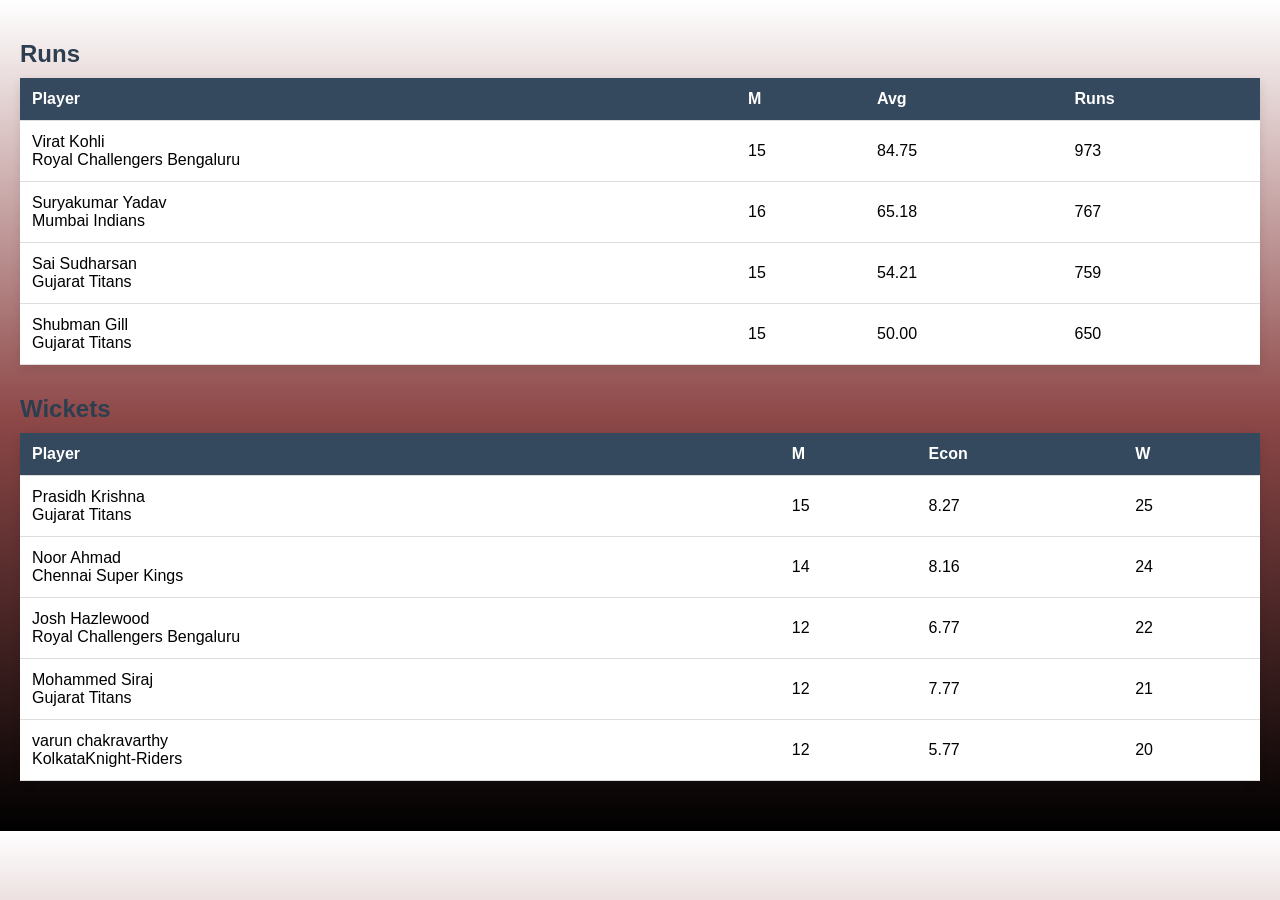
<file: stats.html>
<!DOCTYPE html>
<html lang="en">
<head>
<meta charset="UTF-8">
<title>IPL 2025 Stats</title>
<Style>
  body {
  font-family: Arial, sans-serif;
  margin: 0;
  background-image: linear-gradient(white,rgb(142, 72, 72),black);
}

header {
  background: #2c3e50;
}

nav ul {
  list-style: none;
  display: flex;
  margin: 0;
  padding: 10px 20px;
}

nav ul li {
  margin-right: 30px;
}

nav ul li a {
  color: #fff;
  text-decoration: none;
  font-weight: bold;
  padding: 8px;
}

nav ul li a.active, nav ul li a:hover {
  border-bottom: 2px solid #fff;
}

main {
  padding: 20px;
}

h2 {
  color: #2c3e50;
  margin-bottom: 10px;
}

.stats-table {
  width: 100%;
  border-collapse: collapse;
  margin-bottom: 30px;
  background: #fff;
  box-shadow: 0 3px 10px rgba(0,0,0,0.1);
}

.stats-table th, .stats-table td {
  padding: 12px;
  text-align: left;
  border-bottom: 1px solid #ddd;
}

.stats-table th {
  background: #34495e;
  color: #fff;
}

.stats-table tr:hover {
  background: #92b7c1;
}
</Style>
</head>
<body>

<main>

  <section>
    <h2>Runs</h2>
    <table class="stats-table">
      <thead>
        <tr>
          <th>Player</th>
          <th>M</th>
          <th>Avg</th>
          <th>Runs</th>
        </tr>
      </thead>
      <tbody>

         <tr>
          <td class="player">
            <div>
              Virat Kohli<br>
              <span class="team">Royal Challengers Bengaluru</span>
            </div>
          </td>
          <td>15</td>
          <td>84.75</td>
          <td>973</td>
        </tr>

        <tr>
          <td class="player">
            <div>
              Suryakumar Yadav<br>
              <span class="team">Mumbai Indians</span>
            </div>
          </td>
          <td>16</td>
          <td>65.18</td>
          <td>767</td>
        </tr>

         <tr>
          <td class="player">
            <div>
              Sai Sudharsan<br>
              <span class="team">Gujarat Titans</span>
            </div>
          </td>
          <td>15</td>
          <td>54.21</td>
          <td>759</td>
        </tr>

        <tr>
          <td class="player">
            <div>
              Shubman Gill<br>
              <span class="team">Gujarat Titans</span>
            </div>
          </td>
          <td>15</td>
          <td>50.00</td>
          <td>650</td>
        </tr>

      </tbody>
    </table>
  </section>


  <section>
    <h2>Wickets</h2>
    <table class="stats-table">
      <thead>
        <tr>
          <th>Player</th>
          <th>M</th>
          <th>Econ</th>
          <th>W</th>
        </tr>
      </thead>
      <tbody>

        <tr>
          <td class="player">
            <div>
              Prasidh Krishna<br>
              <span class="team">Gujarat Titans</span>
            </div>
          </td>
          <td>15</td>
          <td>8.27</td>
          <td>25</td>
        </tr>

        <tr>
          <td class="player">
            <div>
              Noor Ahmad<br>
              <span class="team">Chennai Super Kings</span>
            </div>
          </td>
          <td>14</td>
          <td>8.16</td>
          <td>24</td>
        </tr>

        <tr>
          <td class="player">
            <div>
              Josh Hazlewood<br>
              <span class="team">Royal Challengers Bengaluru</span>
            </div>
          </td>
          <td>12</td>
          <td>6.77</td>
          <td>22</td>
        </tr>

        <tr>
          <td class="player">
            <div>
              Mohammed Siraj<br>
              <span class="team">Gujarat Titans</span>
            </div>
          </td>
          <td>12</td>
          <td>7.77</td>
          <td>21</td>
        </tr>

        <tr>
          <td class="player">
            <div>
              varun chakravarthy<br>
              <span class="team">KolkataKnight-Riders</span>
            </div>
          </td>
          <td>12</td>
          <td>5.77</td>
          <td>20</td>
        </tr>

      </tbody>
    </table>
  </section>

</main>

</body>
</html>
</file>
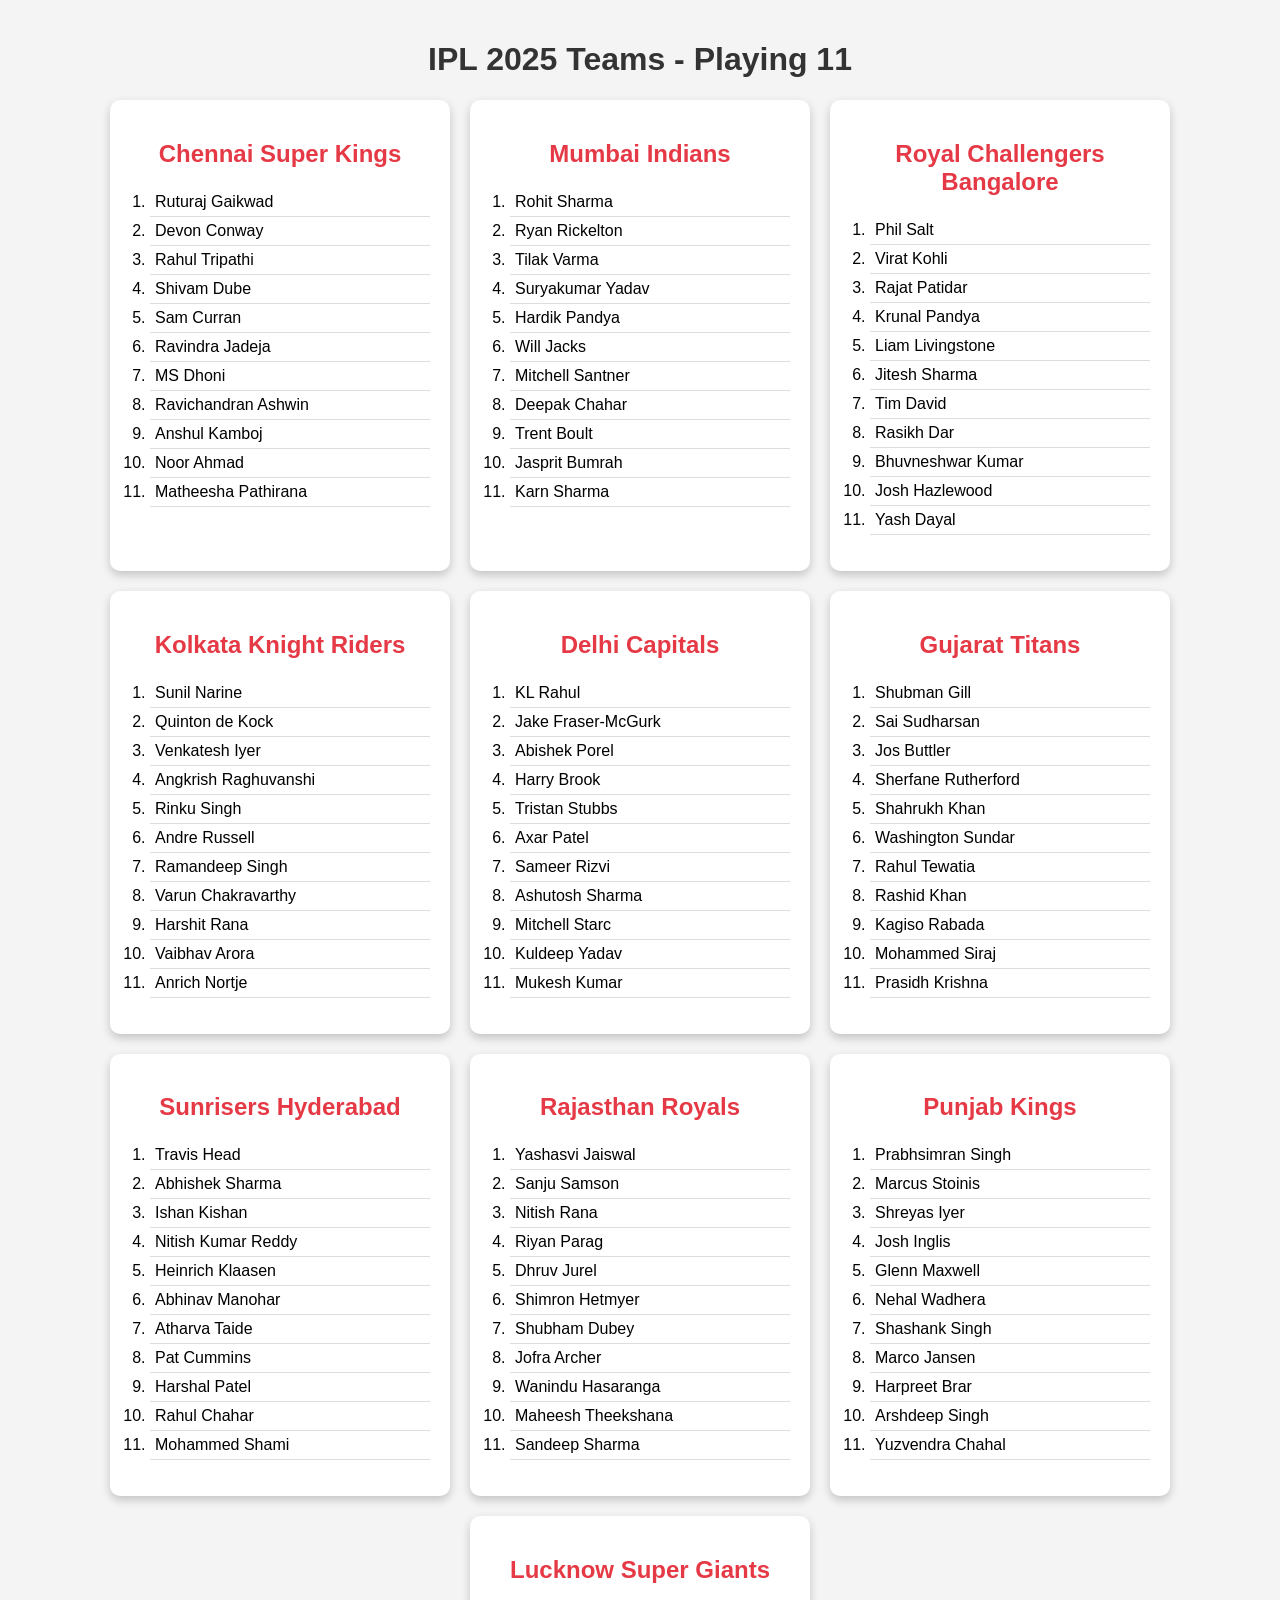
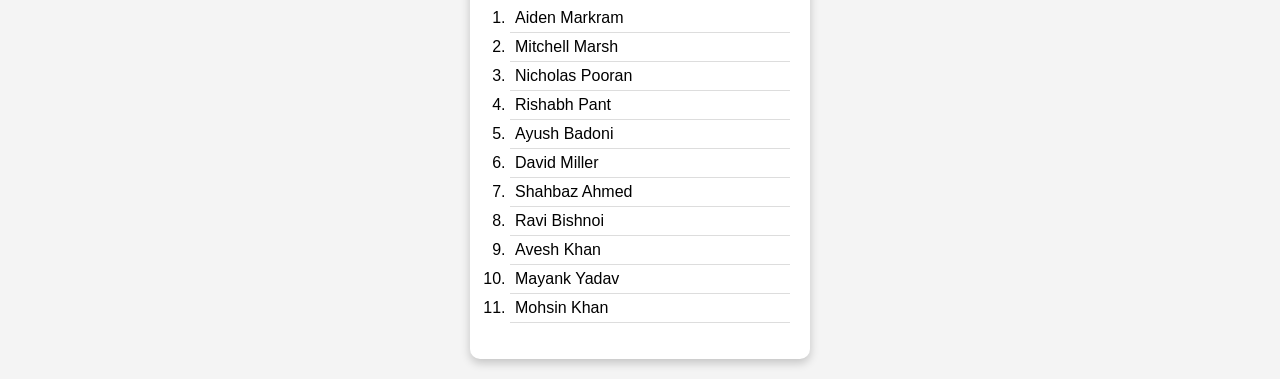
<file: teams.html>
<!DOCTYPE html>
<html lang="en">

<head>
<meta charset="UTF-8">
<title>IPL Teams Playing 11</title>
<style>
    body{
font-family: Arial;
background:#f4f4f4;
margin:0;
padding:20px;
}

h1{
text-align:center;
color:#333;
}

.container{
display:flex;
flex-wrap:wrap;
justify-content:center;
gap:20px;
}

.team{
background:white;
width:300px;
padding:20px;
border-radius:10px;
box-shadow:0 4px 10px rgba(0,0,0,0.2);
}

.team h2{
text-align:center;
color:#e63946;
}

ol{
padding-left:20px;
}

li{
padding:5px;
border-bottom:1px solid #ddd;
}
</style>
</head>

<body>

<h1>IPL 2025 Teams - Playing 11</h1>

<div class="container">

<div class="team">
<h2>Chennai Super Kings</h2>
<ol>
<li>Ruturaj Gaikwad</li>
<li>Devon Conway</li>
<li>Rahul Tripathi</li>
<li>Shivam Dube</li>
<li>Sam Curran</li>
<li>Ravindra Jadeja</li>
<li>MS Dhoni</li>
<li>Ravichandran Ashwin</li>
<li>Anshul Kamboj</li>
<li>Noor Ahmad</li>
<li>Matheesha Pathirana</li>
</ol>
</div>

<div class="team">
<h2>Mumbai Indians</h2>
<ol>
<li>Rohit Sharma</li>
<li>Ryan Rickelton</li>
<li>Tilak Varma</li>
<li>Suryakumar Yadav</li>
<li>Hardik Pandya</li>
<li>Will Jacks</li>
<li>Mitchell Santner</li>
<li>Deepak Chahar</li>
<li>Trent Boult</li>
<li>Jasprit Bumrah</li>
<li>Karn Sharma</li>
</ol>
</div>

<div class="team">
<h2>Royal Challengers Bangalore</h2>
<ol>
<li>Phil Salt</li>
<li>Virat Kohli</li>
<li>Rajat Patidar</li>
<li>Krunal Pandya</li>
<li>Liam Livingstone</li>
<li>Jitesh Sharma</li>
<li>Tim David</li>
<li>Rasikh Dar</li>
<li>Bhuvneshwar Kumar</li>
<li>Josh Hazlewood</li>
<li>Yash Dayal</li>
</ol>
</div>

<div class="team">
<h2>Kolkata Knight Riders</h2>
<ol>
<li>Sunil Narine</li>
<li>Quinton de Kock</li>
<li>Venkatesh Iyer</li>
<li>Angkrish Raghuvanshi</li>
<li>Rinku Singh</li>
<li>Andre Russell</li>
<li>Ramandeep Singh</li>
<li>Varun Chakravarthy</li>
<li>Harshit Rana</li>
<li>Vaibhav Arora</li>
<li>Anrich Nortje</li>
</ol>
</div>

<div class="team">
<h2>Delhi Capitals</h2>
<ol>
<li>KL Rahul</li>
<li>Jake Fraser-McGurk</li>
<li>Abishek Porel</li>
<li>Harry Brook</li>
<li>Tristan Stubbs</li>
<li>Axar Patel</li>
<li>Sameer Rizvi</li>
<li>Ashutosh Sharma</li>
<li>Mitchell Starc</li>
<li>Kuldeep Yadav</li>
<li>Mukesh Kumar</li>
</ol>
</div>

<div class="team">
<h2>Gujarat Titans</h2>
<ol>
<li>Shubman Gill</li>
<li>Sai Sudharsan</li>
<li>Jos Buttler</li>
<li>Sherfane Rutherford</li>
<li>Shahrukh Khan</li>
<li>Washington Sundar</li>
<li>Rahul Tewatia</li>
<li>Rashid Khan</li>
<li>Kagiso Rabada</li>
<li>Mohammed Siraj</li>
<li>Prasidh Krishna</li>
</ol>
</div>

<div class="team">
<h2>Sunrisers Hyderabad</h2>
<ol>
<li>Travis Head</li>
<li>Abhishek Sharma</li>
<li>Ishan Kishan</li>
<li>Nitish Kumar Reddy</li>
<li>Heinrich Klaasen</li>
<li>Abhinav Manohar</li>
<li>Atharva Taide</li>
<li>Pat Cummins</li>
<li>Harshal Patel</li>
<li>Rahul Chahar</li>
<li>Mohammed Shami</li>
</ol>
</div>

<div class="team">
<h2>Rajasthan Royals</h2>
<ol>
<li>Yashasvi Jaiswal</li>
<li>Sanju Samson</li>
<li>Nitish Rana</li>
<li>Riyan Parag</li>
<li>Dhruv Jurel</li>
<li>Shimron Hetmyer</li>
<li>Shubham Dubey</li>
<li>Jofra Archer</li>
<li>Wanindu Hasaranga</li>
<li>Maheesh Theekshana</li>
<li>Sandeep Sharma</li>
</ol>
</div>

<div class="team">
<h2>Punjab Kings</h2>
<ol>
<li>Prabhsimran Singh</li>
<li>Marcus Stoinis</li>
<li>Shreyas Iyer</li>
<li>Josh Inglis</li>
<li>Glenn Maxwell</li>
<li>Nehal Wadhera</li>
<li>Shashank Singh</li>
<li>Marco Jansen</li>
<li>Harpreet Brar</li>
<li>Arshdeep Singh</li>
<li>Yuzvendra Chahal</li>
</ol>
</div>

<div class="team">
<h2>Lucknow Super Giants</h2>
<ol>
<li>Aiden Markram</li>
<li>Mitchell Marsh</li>
<li>Nicholas Pooran</li>
<li>Rishabh Pant</li>
<li>Ayush Badoni</li>
<li>David Miller</li>
<li>Shahbaz Ahmed</li>
<li>Ravi Bishnoi</li>
<li>Avesh Khan</li>
<li>Mayank Yadav</li>
<li>Mohsin Khan</li>
</ol>
</div>

</div>

</body>
</html>
</file>
